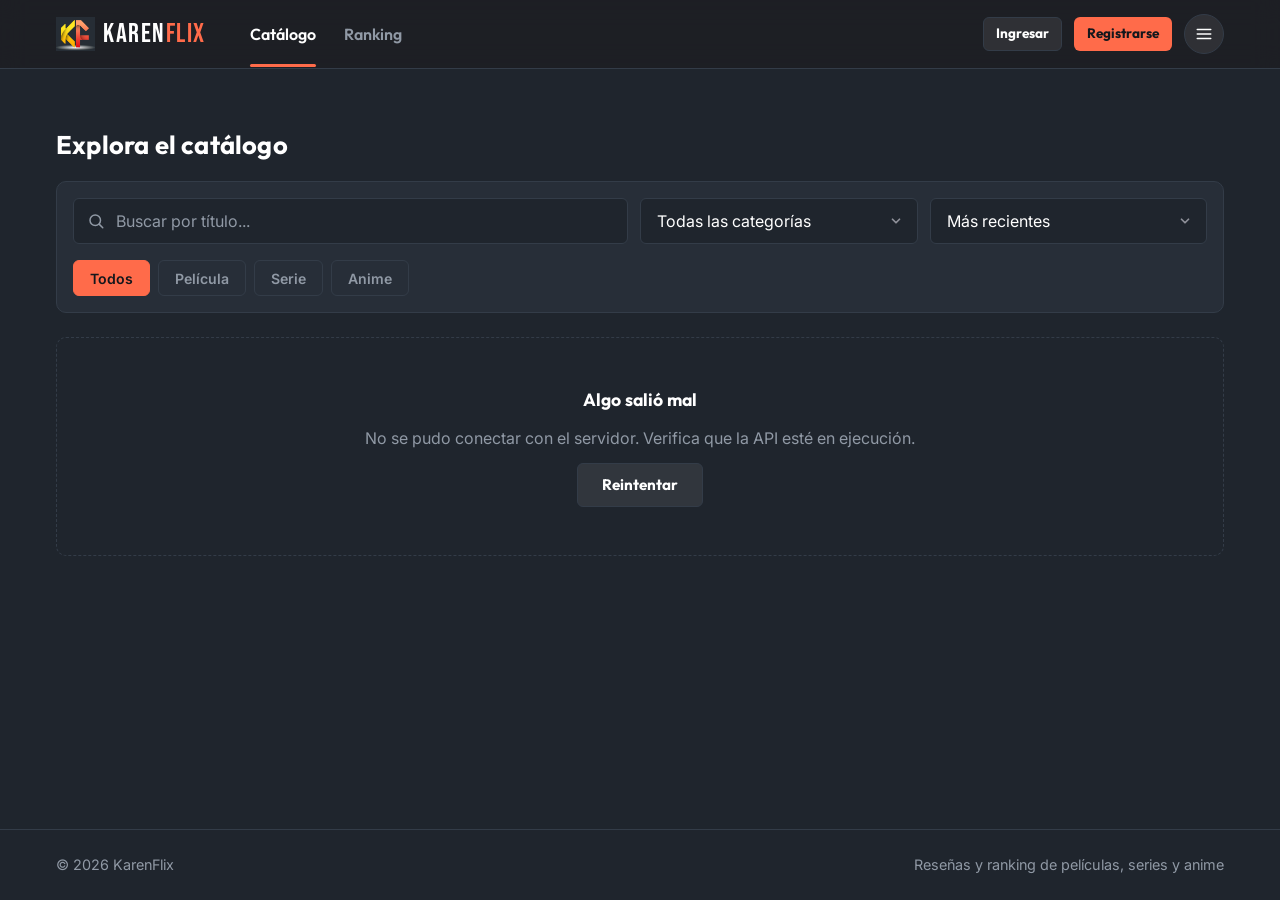
<file: index.html>
<!DOCTYPE html>
<html lang="es">
<head>
  <meta charset="UTF-8">
  <meta name="viewport" content="width=device-width, initial-scale=1">
  <meta name="theme-color" content="#1F252D">
  <meta name="description" content="KarenFlix: reseñas y ranking de películas, series y anime.">
  <title>Catálogo · KarenFlix</title>
  <link rel="icon" href="assets/logo.png" type="image/png">
  <link rel="preconnect" href="https://fonts.googleapis.com">
  <link rel="preconnect" href="https://fonts.gstatic.com" crossorigin>
  <link rel="stylesheet" href="https://fonts.googleapis.com/css2?family=Bebas+Neue&family=Inter:wght@400;500;600;700&family=Outfit:wght@500;700;800&display=swap">
  <link rel="stylesheet" href="css/tokens.css">
  <link rel="stylesheet" href="css/base.css">
  <link rel="stylesheet" href="css/layout.css">
  <link rel="stylesheet" href="css/components.css">
  <link rel="stylesheet" href="css/pages.css">
</head>
<body>
  <div id="site-header"></div>
  <main><div class="container" id="app"></div></main>
  <div id="site-footer"></div>
  <script type="module" src="js/pages/home.js"></script>
</body>
</html>
</file>
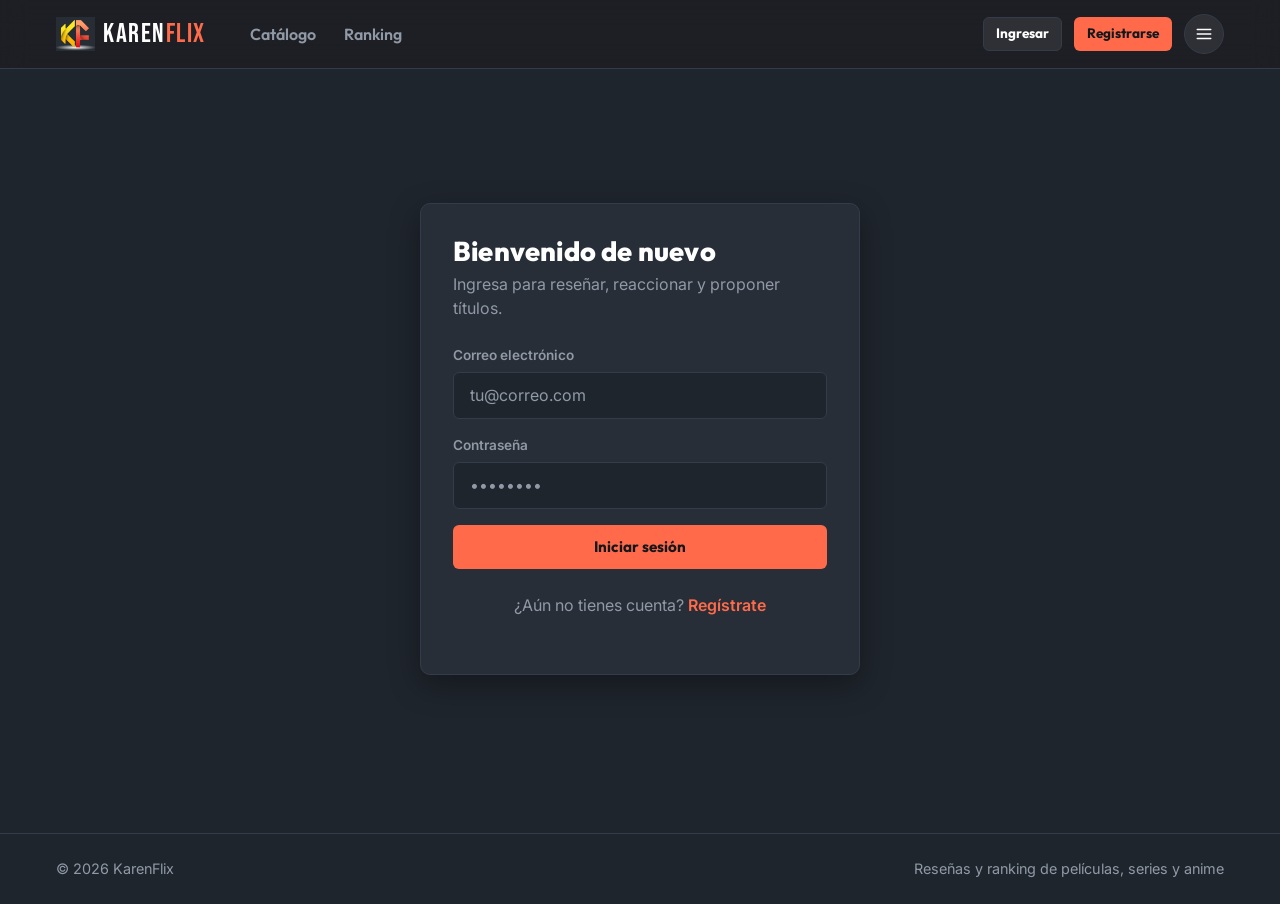
<file: admin.html>
<!DOCTYPE html>
<html lang="es">
<head>
  <meta charset="UTF-8">
  <meta name="viewport" content="width=device-width, initial-scale=1">
  <meta name="theme-color" content="#1F252D">
  <meta name="description" content="KarenFlix: reseñas y ranking de películas, series y anime.">
  <title>Panel de administración · KarenFlix</title>
  <link rel="icon" href="assets/logo.png" type="image/png">
  <link rel="preconnect" href="https://fonts.googleapis.com">
  <link rel="preconnect" href="https://fonts.gstatic.com" crossorigin>
  <link rel="stylesheet" href="https://fonts.googleapis.com/css2?family=Bebas+Neue&family=Inter:wght@400;500;600;700&family=Outfit:wght@500;700;800&display=swap">
  <link rel="stylesheet" href="css/tokens.css">
  <link rel="stylesheet" href="css/base.css">
  <link rel="stylesheet" href="css/layout.css">
  <link rel="stylesheet" href="css/components.css">
  <link rel="stylesheet" href="css/pages.css">
</head>
<body>
  <div id="site-header"></div>
  <main><div class="container" id="app"></div></main>
  <div id="site-footer"></div>
  <script type="module" src="js/pages/admin.js"></script>
</body>
</html>
</file>
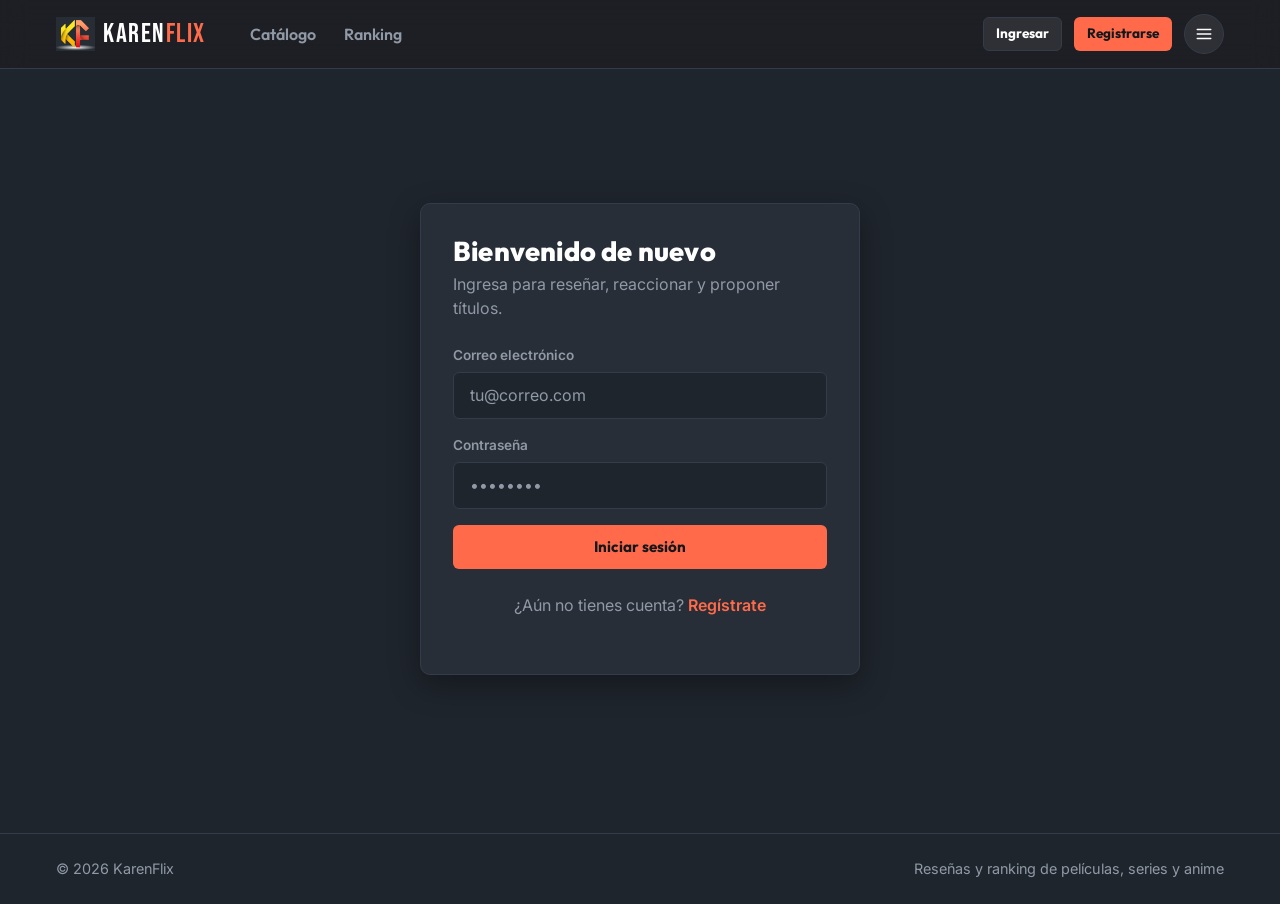
<file: login.html>
<!DOCTYPE html>
<html lang="es">
<head>
  <meta charset="UTF-8">
  <meta name="viewport" content="width=device-width, initial-scale=1">
  <meta name="theme-color" content="#1F252D">
  <meta name="description" content="KarenFlix: reseñas y ranking de películas, series y anime.">
  <title>Iniciar sesión · KarenFlix</title>
  <link rel="icon" href="assets/logo.png" type="image/png">
  <link rel="preconnect" href="https://fonts.googleapis.com">
  <link rel="preconnect" href="https://fonts.gstatic.com" crossorigin>
  <link rel="stylesheet" href="https://fonts.googleapis.com/css2?family=Bebas+Neue&family=Inter:wght@400;500;600;700&family=Outfit:wght@500;700;800&display=swap">
  <link rel="stylesheet" href="css/tokens.css">
  <link rel="stylesheet" href="css/base.css">
  <link rel="stylesheet" href="css/layout.css">
  <link rel="stylesheet" href="css/components.css">
  <link rel="stylesheet" href="css/pages.css">
</head>
<body>
  <div id="site-header"></div>
  <main><div class="container" id="app"></div></main>
  <div id="site-footer"></div>
  <script type="module" src="js/pages/login.js"></script>
</body>
</html>
</file>
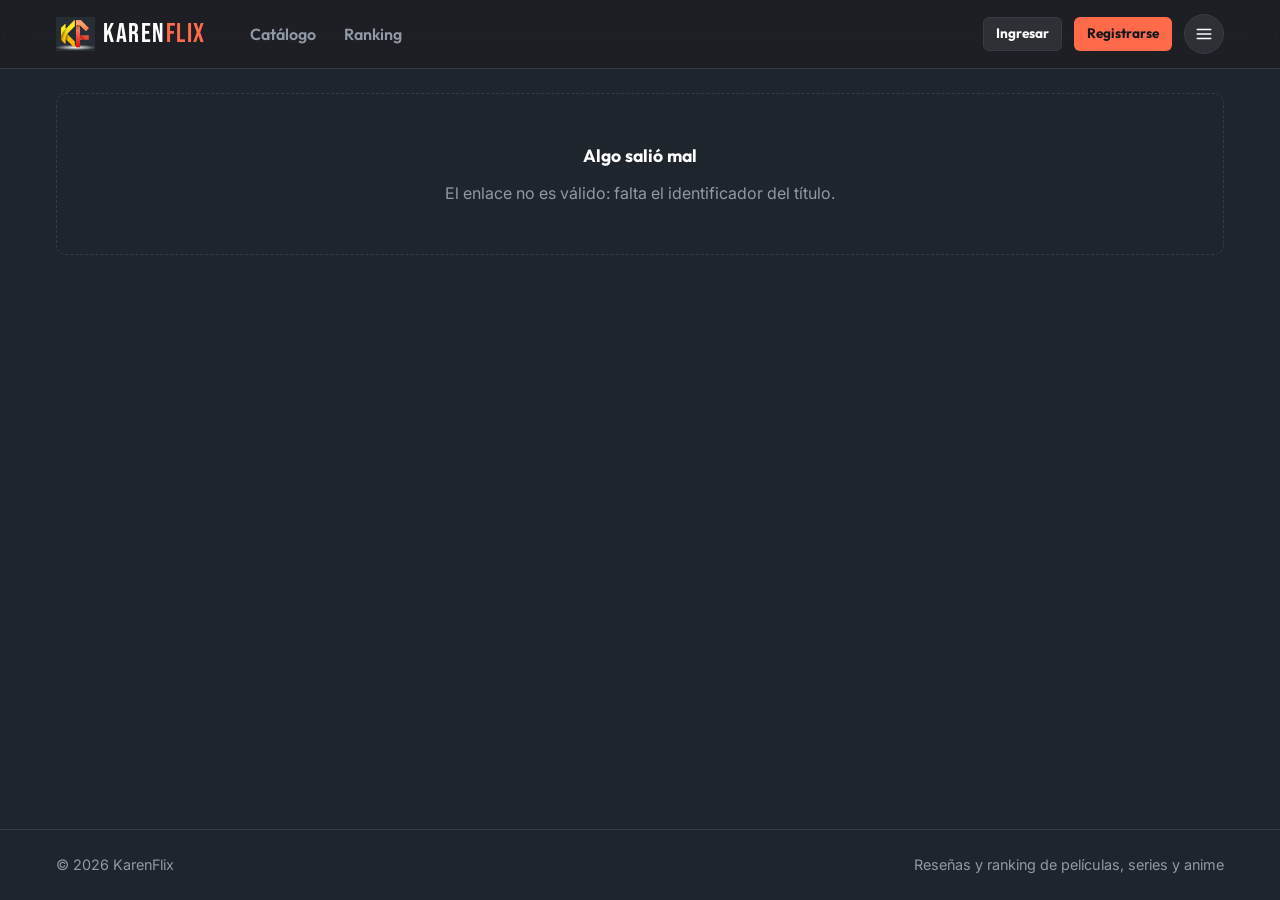
<file: pelicula.html>
<!DOCTYPE html>
<html lang="es">
<head>
  <meta charset="UTF-8">
  <meta name="viewport" content="width=device-width, initial-scale=1">
  <meta name="theme-color" content="#1F252D">
  <meta name="description" content="KarenFlix: reseñas y ranking de películas, series y anime.">
  <title>Detalle · KarenFlix</title>
  <link rel="icon" href="assets/logo.png" type="image/png">
  <link rel="preconnect" href="https://fonts.googleapis.com">
  <link rel="preconnect" href="https://fonts.gstatic.com" crossorigin>
  <link rel="stylesheet" href="https://fonts.googleapis.com/css2?family=Bebas+Neue&family=Inter:wght@400;500;600;700&family=Outfit:wght@500;700;800&display=swap">
  <link rel="stylesheet" href="css/tokens.css">
  <link rel="stylesheet" href="css/base.css">
  <link rel="stylesheet" href="css/layout.css">
  <link rel="stylesheet" href="css/components.css">
  <link rel="stylesheet" href="css/pages.css">
</head>
<body>
  <div id="site-header"></div>
  <main><div class="container" id="app"></div></main>
  <div id="site-footer"></div>
  <script type="module" src="js/pages/detail.js"></script>
</body>
</html>
</file>
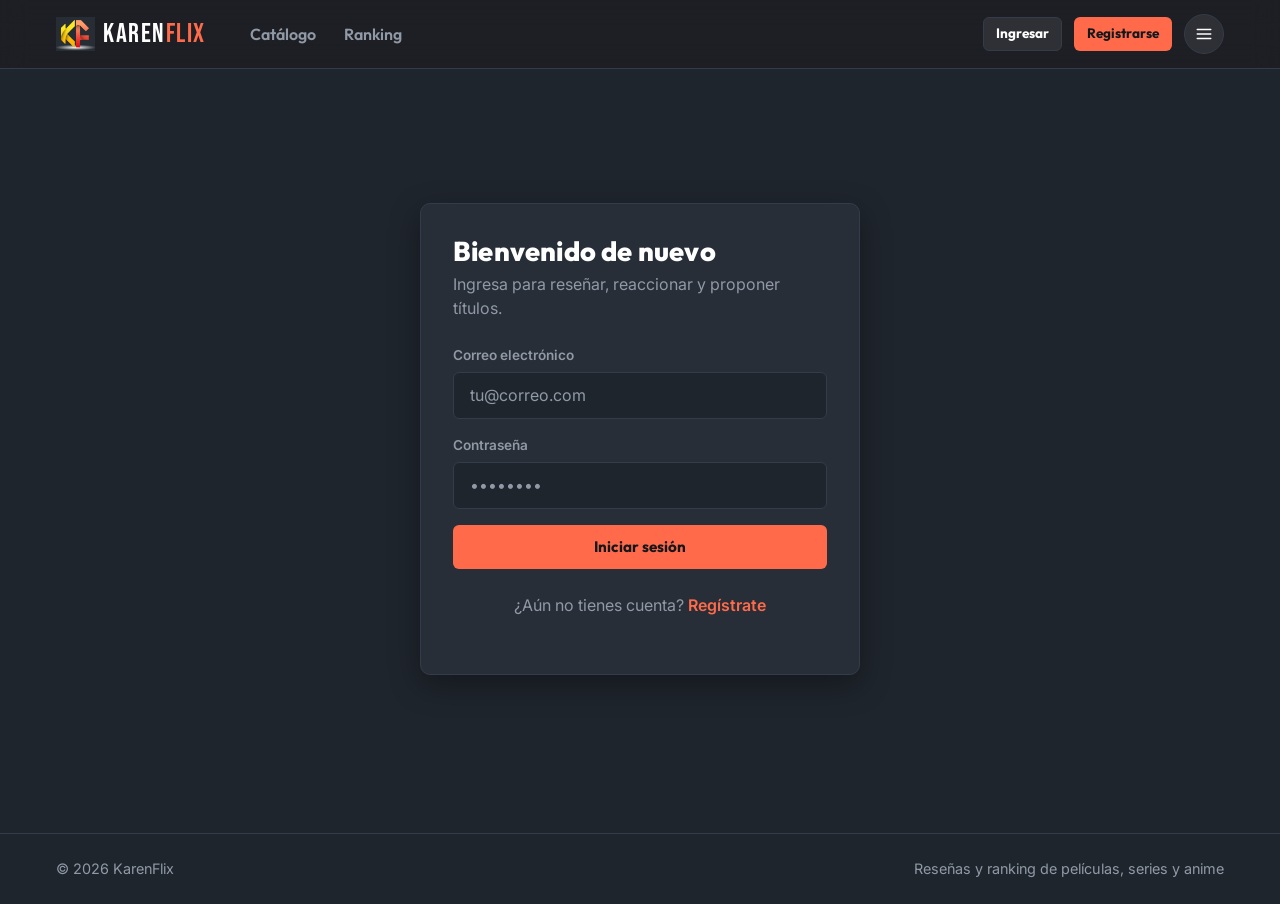
<file: perfil.html>
<!DOCTYPE html>
<html lang="es">
<head>
  <meta charset="UTF-8">
  <meta name="viewport" content="width=device-width, initial-scale=1">
  <meta name="theme-color" content="#1F252D">
  <meta name="description" content="KarenFlix: reseñas y ranking de películas, series y anime.">
  <title>Mi actividad · KarenFlix</title>
  <link rel="icon" href="assets/logo.png" type="image/png">
  <link rel="preconnect" href="https://fonts.googleapis.com">
  <link rel="preconnect" href="https://fonts.gstatic.com" crossorigin>
  <link rel="stylesheet" href="https://fonts.googleapis.com/css2?family=Bebas+Neue&family=Inter:wght@400;500;600;700&family=Outfit:wght@500;700;800&display=swap">
  <link rel="stylesheet" href="css/tokens.css">
  <link rel="stylesheet" href="css/base.css">
  <link rel="stylesheet" href="css/layout.css">
  <link rel="stylesheet" href="css/components.css">
  <link rel="stylesheet" href="css/pages.css">
</head>
<body>
  <div id="site-header"></div>
  <main><div class="container" id="app"></div></main>
  <div id="site-footer"></div>
  <script type="module" src="js/pages/profile.js"></script>
</body>
</html>
</file>
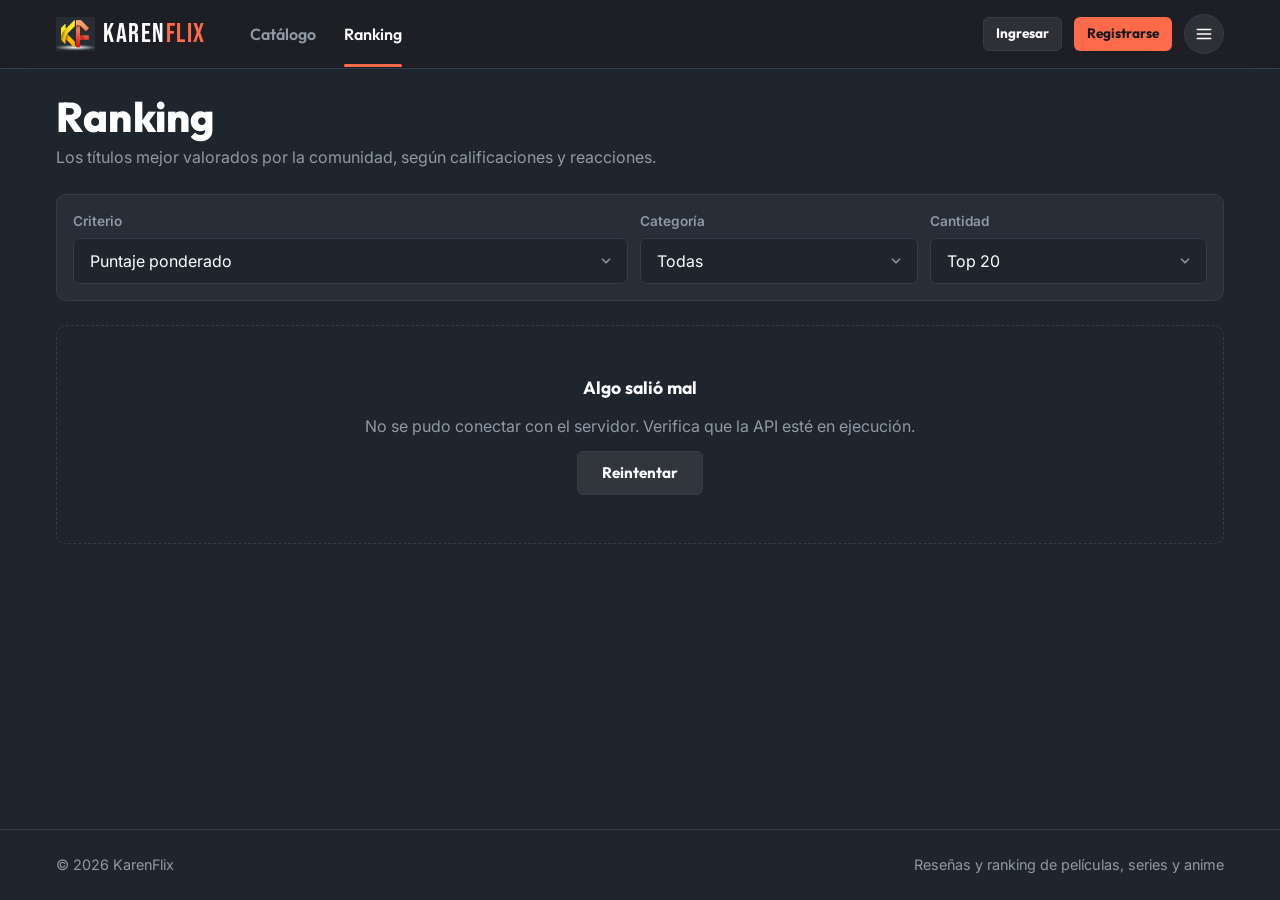
<file: ranking.html>
<!DOCTYPE html>
<html lang="es">
<head>
  <meta charset="UTF-8">
  <meta name="viewport" content="width=device-width, initial-scale=1">
  <meta name="theme-color" content="#1F252D">
  <meta name="description" content="KarenFlix: reseñas y ranking de películas, series y anime.">
  <title>Ranking · KarenFlix</title>
  <link rel="icon" href="assets/logo.png" type="image/png">
  <link rel="preconnect" href="https://fonts.googleapis.com">
  <link rel="preconnect" href="https://fonts.gstatic.com" crossorigin>
  <link rel="stylesheet" href="https://fonts.googleapis.com/css2?family=Bebas+Neue&family=Inter:wght@400;500;600;700&family=Outfit:wght@500;700;800&display=swap">
  <link rel="stylesheet" href="css/tokens.css">
  <link rel="stylesheet" href="css/base.css">
  <link rel="stylesheet" href="css/layout.css">
  <link rel="stylesheet" href="css/components.css">
  <link rel="stylesheet" href="css/pages.css">
</head>
<body>
  <div id="site-header"></div>
  <main><div class="container" id="app"></div></main>
  <div id="site-footer"></div>
  <script type="module" src="js/pages/ranking.js"></script>
</body>
</html>
</file>
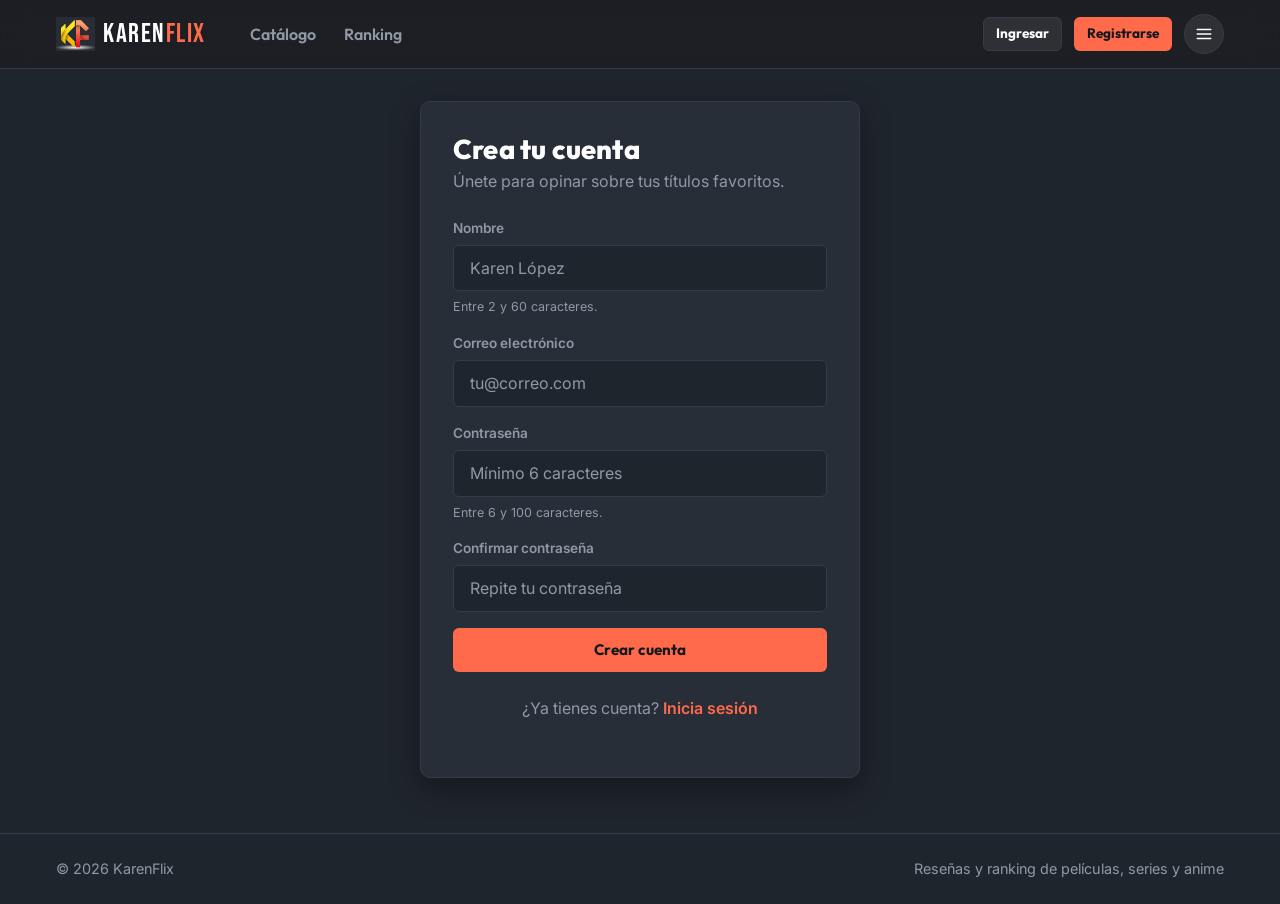
<file: register.html>
<!DOCTYPE html>
<html lang="es">
<head>
  <meta charset="UTF-8">
  <meta name="viewport" content="width=device-width, initial-scale=1">
  <meta name="theme-color" content="#1F252D">
  <meta name="description" content="KarenFlix: reseñas y ranking de películas, series y anime.">
  <title>Crear cuenta · KarenFlix</title>
  <link rel="icon" href="assets/logo.png" type="image/png">
  <link rel="preconnect" href="https://fonts.googleapis.com">
  <link rel="preconnect" href="https://fonts.gstatic.com" crossorigin>
  <link rel="stylesheet" href="https://fonts.googleapis.com/css2?family=Bebas+Neue&family=Inter:wght@400;500;600;700&family=Outfit:wght@500;700;800&display=swap">
  <link rel="stylesheet" href="css/tokens.css">
  <link rel="stylesheet" href="css/base.css">
  <link rel="stylesheet" href="css/layout.css">
  <link rel="stylesheet" href="css/components.css">
  <link rel="stylesheet" href="css/pages.css">
</head>
<body>
  <div id="site-header"></div>
  <main><div class="container" id="app"></div></main>
  <div id="site-footer"></div>
  <script type="module" src="js/pages/register.js"></script>
</body>
</html>
</file>
<file: css/tokens.css>
/* Design tokens — palette taken from the KarenFlix logo (slate background, yellow→amber "K", coral→red "F").
   Token names are kept for compatibility: purple = red, blue = amber, cyan = yellow. */
:root {
  /* Backgrounds */
  --bg-primary: #1F252D;
  --bg-sidebar: #272E38;
  --bg-card-overlay: rgba(31, 37, 45, 0.6);

  /* Accents */
  --accent-orange: #FF6B4A;
  --accent-purple: #F03A2E;
  --accent-blue: #FFB400;
  --accent-cyan: #FFE41F;

  /* Text */
  --text-main: #FFFFFF;
  --text-muted: #9099A5;
  --text-dark: #14171C;

  /* Special */
  --glass-bg: rgba(255, 255, 255, 0.08);
  --border-color: #333C48;

  /* Derived (built only from the palette above) */
  --accent-orange-hover: #FF8566;
  --accent-orange-soft: rgba(255, 107, 74, 0.15);
  --accent-purple-soft: rgba(240, 58, 46, 0.20);
  --accent-blue-soft: rgba(255, 180, 0, 0.16);
  --accent-cyan-soft: rgba(255, 228, 31, 0.14);
  --focus-ring: 0 0 0 3px rgba(255, 180, 0, 0.45);

  /* Typography */
  --font-body: "Inter", system-ui, -apple-system, "Segoe UI", Roboto, Arial, sans-serif;
  --font-heading: "Outfit", "Inter", system-ui, sans-serif;
  --font-display: "Bebas Neue", "Outfit", Impact, sans-serif;

  /* Radius, spacing, motion */
  /* Deliberately squarer corners: cards and buttons read as rectangles, not ovals */
  --radius-sm: 4px;
  --radius-md: 6px;
  --radius-lg: 10px;
  --radius-pill: 6px;
  --space-1: 4px;
  --space-2: 8px;
  --space-3: 12px;
  --space-4: 16px;
  --space-5: 24px;
  --space-6: 32px;
  --space-7: 48px;
  --shadow-card: 0 10px 30px rgba(0, 0, 0, 0.35);
  --transition: 180ms ease;
  --nav-height: 68px;
  --container: 1200px;
}
</file>
<file: css/base.css>
*, *::before, *::after { box-sizing: border-box; }
html { -webkit-text-size-adjust: 100%; scroll-behavior: smooth; }
body {
  margin: 0;
  min-height: 100vh;
  display: flex;
  flex-direction: column;
  background: var(--bg-primary);
  color: var(--text-main);
  font-family: var(--font-body);
  font-size: 16px;
  line-height: 1.55;
}
img { max-width: 100%; display: block; }
a { color: inherit; text-decoration: none; }
button, input, select, textarea { font: inherit; color: inherit; }
button { cursor: pointer; }
h1, h2, h3, h4, p { margin: 0; }
h1, h2, h3, h4 { font-family: var(--font-heading); letter-spacing: 0.2px; }
h1 { font-weight: 800; }
h2, h3 { font-weight: 700; }
h1 { font-size: clamp(1.7rem, 4vw, 2.6rem); line-height: 1.15; }
h2 { font-size: clamp(1.25rem, 2.6vw, 1.6rem); }
h3 { font-size: 1.1rem; }
ul { margin: 0; padding: 0; list-style: none; }
:focus-visible { outline: none; box-shadow: var(--focus-ring); border-radius: var(--radius-sm); }
::selection { background: var(--accent-purple); color: var(--text-main); }

.sr-only {
  position: absolute; width: 1px; height: 1px; padding: 0; margin: -1px;
  overflow: hidden; clip: rect(0, 0, 0, 0); white-space: nowrap; border: 0;
}
.muted { color: var(--text-muted); }
.hidden { display: none !important; }

/* Scrollbar */
* { scrollbar-width: thin; scrollbar-color: var(--border-color) transparent; }

@media (prefers-reduced-motion: reduce) {
  *, *::before, *::after { animation-duration: 0.01ms !important; transition-duration: 0.01ms !important; scroll-behavior: auto !important; }
}
</file>
<file: css/layout.css>
.container { width: 100%; max-width: var(--container); margin: 0 auto; padding: 0 var(--space-4); }
main { flex: 1; padding: var(--space-5) 0 var(--space-7); }
.page-head { display: flex; flex-wrap: wrap; align-items: end; justify-content: space-between; gap: var(--space-4); margin-bottom: var(--space-5); }
.page-head p { color: var(--text-muted); margin-top: var(--space-1); }
.section { margin-top: var(--space-6); }
.section-head { display: flex; align-items: center; justify-content: space-between; gap: var(--space-3); margin-bottom: var(--space-4); }

/* Navbar */
.navbar { position: sticky; top: 0; z-index: 50; background: rgba(30, 31, 36, 0.92); backdrop-filter: blur(12px); border-bottom: 1px solid var(--border-color); }
.navbar-inner { display: flex; align-items: center; gap: var(--space-4); height: var(--nav-height); }
.brand { font-family: var(--font-display); font-weight: 400; font-size: 1.7rem; letter-spacing: 1.5px; display: flex; align-items: center; gap: var(--space-2); }
.brand-logo { height: 34px; width: auto; object-fit: contain; }
.brand span em { font-style: normal; color: var(--accent-orange); }
.nav-links { display: flex; align-items: center; gap: var(--space-1); margin-left: var(--space-4); }
.nav-link { font-family: var(--font-heading); position: relative; padding: var(--space-2) var(--space-3); color: var(--text-muted); font-weight: 600; border-radius: var(--radius-sm); transition: color var(--transition), background var(--transition); }
.nav-link:hover { color: var(--text-main); background: var(--glass-bg); }
.nav-link.active { color: var(--text-main); }
.nav-link.active::after { content: ""; position: absolute; left: var(--space-3); right: var(--space-3); bottom: -13px; height: 3px; border-radius: 3px; background: var(--accent-orange); }
.nav-actions { display: flex; align-items: center; gap: var(--space-3); margin-left: auto; }
.nav-toggle { display: none; }
.user-chip { display: flex; align-items: center; gap: var(--space-2); padding: 4px 12px 4px 4px; background: var(--glass-bg); border-radius: var(--radius-pill); }
.avatar { display: grid; place-items: center; width: 32px; height: 32px; border-radius: 50%; background: var(--accent-purple); font-weight: 700; font-size: 0.9rem; text-transform: uppercase; }
.user-chip small { display: block; color: var(--text-muted); line-height: 1; font-size: 0.7rem; }
.user-chip strong { display: block; line-height: 1.2; font-size: 0.9rem; max-width: 120px; overflow: hidden; text-overflow: ellipsis; white-space: nowrap; }

/* Footer */
.footer { border-top: 1px solid var(--border-color); padding: var(--space-5) 0; color: var(--text-muted); font-size: 0.9rem; }
.footer .container { display: flex; flex-wrap: wrap; justify-content: space-between; gap: var(--space-3); }

/* Grids */
.grid-cards { display: grid; grid-template-columns: repeat(auto-fill, minmax(210px, 1fr)); gap: var(--space-5); }
.grid-stats { display: grid; grid-template-columns: repeat(auto-fit, minmax(170px, 1fr)); gap: var(--space-4); }
.two-col { display: grid; grid-template-columns: minmax(0, 1fr) 340px; gap: var(--space-5); align-items: start; }

/* Auth layout */
.auth-wrap { display: grid; place-items: center; min-height: calc(100vh - var(--nav-height) - 140px); }
.auth-card { width: 100%; max-width: 440px; background: var(--bg-sidebar); border: 1px solid var(--border-color); border-radius: var(--radius-lg); padding: var(--space-6); box-shadow: var(--shadow-card); }
.auth-card h1 { font-size: 1.7rem; margin-bottom: var(--space-1); }
.auth-card > p { color: var(--text-muted); margin-bottom: var(--space-5); }
.auth-alt { margin-top: var(--space-5); text-align: center; color: var(--text-muted); }
.auth-alt a { color: var(--accent-orange); font-weight: 600; }

@media (max-width: 900px) {
  .two-col { grid-template-columns: 1fr; }
  .nav-toggle { display: inline-grid; }
  .nav-links {
    position: absolute; top: var(--nav-height); left: 0; right: 0; margin: 0;
    flex-direction: column; align-items: stretch; padding: var(--space-3) var(--space-4) var(--space-4);
    background: var(--bg-sidebar); border-bottom: 1px solid var(--border-color);
    display: none;
  }
  .navbar.open .nav-links { display: flex; }
  .nav-link.active::after { display: none; }
  .nav-link.active { background: var(--accent-orange-soft); color: var(--accent-orange); }
  .user-chip div { display: none; }
  .user-chip { padding: 4px; }
}
@media (max-width: 560px) {
  main { padding-top: var(--space-4); }
  .grid-cards { grid-template-columns: repeat(2, minmax(0, 1fr)); gap: var(--space-3); }
  .auth-card { padding: var(--space-5) var(--space-4); }
  .nav-actions .btn-text-hide { display: none; }
}

@media (max-width: 560px) {
  .navbar-inner { gap: var(--space-2); }
  .brand { font-size: 1.4rem; }
  .nav-actions { gap: 6px; }
  .nav-actions .btn-sm { padding: 0 10px; }
}
@media (max-width: 420px) {
  .brand-logo { height: 28px; }
}
</file>
<file: css/components.css>
/* Buttons */
.btn { font-family: var(--font-heading); display: inline-flex; align-items: center; justify-content: center; gap: var(--space-2); min-height: 44px; padding: 0 var(--space-5); border: 1px solid transparent; border-radius: var(--radius-pill); font-weight: 700; font-size: 0.95rem; white-space: nowrap; transition: transform var(--transition), background var(--transition), border-color var(--transition), opacity var(--transition); }
.btn:hover:not(:disabled) { transform: translateY(-1px); }
.btn:active:not(:disabled) { transform: translateY(0); }
.btn:disabled { opacity: 0.55; cursor: not-allowed; }
.btn-primary { background: var(--accent-orange); color: var(--text-dark); }
.btn-primary:hover:not(:disabled) { background: var(--accent-orange-hover); }
.btn-secondary { background: var(--accent-blue); color: var(--text-dark); }
.btn-secondary:hover:not(:disabled) { filter: brightness(1.1); }
.btn-ghost { background: var(--glass-bg); color: var(--text-main); border-color: var(--border-color); }
.btn-ghost:hover:not(:disabled) { background: rgba(255, 255, 255, 0.14); }
.btn-danger { background: transparent; color: var(--accent-orange); border-color: var(--accent-orange); }
.btn-danger:hover:not(:disabled) { background: var(--accent-orange-soft); }
.btn-sm { min-height: 34px; padding: 0 var(--space-3); font-size: 0.85rem; }
.btn-block { width: 100%; }
.icon-btn { display: inline-grid; place-items: center; width: 40px; height: 40px; border: 1px solid var(--border-color); border-radius: 50%; background: var(--glass-bg); transition: background var(--transition); }
.icon-btn:hover { background: rgba(255, 255, 255, 0.14); }
.btn .spinner { width: 16px; height: 16px; }

/* Forms */
.form { display: grid; gap: var(--space-4); }
.field { display: grid; gap: 6px; }
.field label { font-size: 0.85rem; font-weight: 600; color: var(--text-muted); }
.field .hint { font-size: 0.78rem; color: var(--text-muted); }
.input, .select, .textarea { width: 100%; min-height: 44px; padding: 10px var(--space-4); background: var(--bg-primary); border: 1px solid var(--border-color); border-radius: var(--radius-md); transition: border-color var(--transition), box-shadow var(--transition); }
.textarea { min-height: 110px; resize: vertical; }
.input::placeholder, .textarea::placeholder { color: var(--text-muted); }
.input:hover, .select:hover, .textarea:hover { border-color: #4B5563; }
.input:focus, .select:focus, .textarea:focus { outline: none; border-color: var(--accent-blue); box-shadow: var(--focus-ring); }
.select { appearance: none; padding-right: 38px; background-image: url("data:image/svg+xml,%3Csvg xmlns='http://www.w3.org/2000/svg' width='14' height='14' viewBox='0 0 24 24' fill='none' stroke='%238E9099' stroke-width='3' stroke-linecap='round' stroke-linejoin='round'%3E%3Cpolyline points='6 9 12 15 18 9'/%3E%3C/svg%3E"); background-repeat: no-repeat; background-position: right 14px center; }
.select option { background: var(--bg-sidebar); }
.field.invalid .input, .field.invalid .select, .field.invalid .textarea { border-color: var(--accent-orange); }
.field-error { color: var(--accent-orange); font-size: 0.8rem; min-height: 0; }
.form-error { padding: var(--space-3) var(--space-4); border-radius: var(--radius-md); background: var(--accent-orange-soft); border: 1px solid var(--accent-orange); color: var(--text-main); font-size: 0.9rem; }
.form-actions { display: flex; flex-wrap: wrap; gap: var(--space-3); justify-content: flex-end; }
.search { position: relative; }
.search svg { position: absolute; left: 14px; top: 50%; transform: translateY(-50%); color: var(--text-muted); pointer-events: none; }
.search .input { padding-left: 42px; border-radius: var(--radius-pill); }

/* Chips / tags / badges */
.chips { display: flex; flex-wrap: wrap; gap: var(--space-2); }
.chip { min-height: 36px; padding: 0 var(--space-4); border: 1px solid var(--border-color); border-radius: var(--radius-pill); background: transparent; color: var(--text-muted); font-weight: 600; font-size: 0.88rem; transition: all var(--transition); }
.chip:hover { color: var(--text-main); background: var(--glass-bg); }
.chip[aria-pressed="true"] { background: var(--accent-orange); border-color: var(--accent-orange); color: var(--text-dark); }
.tag { display: inline-block; padding: 3px 10px; border-radius: var(--radius-pill); font-size: 0.72rem; font-weight: 700; letter-spacing: 0.3px; text-transform: uppercase; }
.tag-purple { background: var(--accent-purple-soft); color: #FF8A84; }
.tag-cyan { background: var(--accent-cyan-soft); color: var(--accent-cyan); }
.tag-blue { background: var(--accent-blue-soft); color: var(--accent-blue); }
.tag-orange { background: var(--accent-orange-soft); color: var(--accent-orange); }
.tag-muted { background: var(--glass-bg); color: var(--text-muted); }

/* Rating */
.rating { display: inline-flex; align-items: center; gap: 4px; font-weight: 700; }
.rating svg { color: var(--c1, var(--accent-orange)); }
.rating small { color: var(--text-muted); font-weight: 500; }

/* Movie card — accent colors (--c1/--c2) are set per title by js/core/accent.js */
.card-movie { --c1: var(--accent-purple); --c2: var(--accent-blue); position: relative; display: block; border-radius: var(--radius-md); overflow: hidden; background: var(--bg-sidebar); border: 1px solid var(--border-color); transition: transform var(--transition), border-color var(--transition), box-shadow var(--transition); }
.card-movie::before { content: ""; position: absolute; z-index: 2; top: 0; left: 0; right: 0; height: 4px; background: linear-gradient(90deg, var(--c1), var(--c2)); }
.card-movie:hover, .card-movie:focus-visible { transform: translateY(-6px); border-color: var(--c1); box-shadow: 0 14px 34px color-mix(in srgb, var(--c1) 38%, transparent); }
.poster { --c1: var(--accent-purple); --c2: var(--accent-blue); position: relative; aspect-ratio: 2 / 3; background: linear-gradient(150deg, var(--c1) 0%, var(--c2) 55%, var(--bg-sidebar) 115%); background-size: 160% 160%; overflow: hidden; transition: background-position 600ms ease; }
.card-movie:hover .poster { background-position: 100% 100%; }
.poster img { width: 100%; height: 100%; object-fit: cover; transition: transform 400ms ease; }
.card-movie:hover .poster img { transform: scale(1.06); }
.poster-fallback { position: absolute; inset: 0; display: grid; place-items: center; padding: var(--space-4); text-align: center; font-family: var(--font-display); font-size: 2rem; line-height: 1; letter-spacing: 1px; text-transform: uppercase; color: rgba(255, 255, 255, 0.92); text-shadow: 0 2px 12px rgba(0, 0, 0, 0.35); }
.poster .tag { position: absolute; top: var(--space-3); left: var(--space-3); background: var(--bg-card-overlay); color: var(--text-main); backdrop-filter: blur(6px); border-left: 3px solid var(--c1); }
.poster .rank-badge { position: absolute; top: var(--space-3); right: var(--space-3); display: grid; place-items: center; min-width: 34px; height: 30px; padding: 0 8px; border-radius: var(--radius-sm); background: var(--c1); color: var(--text-dark); font-family: var(--font-display); font-size: 1.15rem; letter-spacing: 0.5px; }
.card-body { position: absolute; left: 0; right: 0; bottom: 0; padding: 48px var(--space-3) var(--space-3); background: linear-gradient(to top, var(--bg-primary) 20%, var(--bg-card-overlay) 80%, transparent); }
.card-body h3 { font-size: 1.02rem; line-height: 1.2; font-weight: 700; display: -webkit-box; -webkit-line-clamp: 2; -webkit-box-orient: vertical; overflow: hidden; transition: color var(--transition); }
.card-movie:hover .card-body h3 { color: color-mix(in srgb, var(--c1) 55%, white); }
.card-meta { display: flex; justify-content: space-between; align-items: center; margin-top: 6px; font-size: 0.8rem; color: var(--text-muted); }
.card-meta .rating svg { color: var(--c1); }

/* Carousel */
.carousel { position: relative; overflow: hidden; border-radius: var(--radius-lg); border: 1px solid var(--border-color); background: var(--bg-sidebar); }
.carousel:focus-visible { box-shadow: var(--focus-ring); }
.carousel-track { display: flex; transition: transform 650ms cubic-bezier(0.65, 0, 0.35, 1); touch-action: pan-y; }
.carousel-slide { --c1: var(--accent-purple); --c2: var(--accent-blue); position: relative; flex: 0 0 100%; min-width: 0; display: grid; grid-template-columns: minmax(0, 1.4fr) minmax(0, 1fr); align-items: center; gap: var(--space-6); min-height: 460px; padding: var(--space-7) var(--space-7) 88px; overflow: hidden; background: radial-gradient(circle at 90% 10%, color-mix(in srgb, var(--c1) 45%, transparent), transparent 55%), radial-gradient(circle at 5% 100%, color-mix(in srgb, var(--c2) 35%, transparent), transparent 55%), var(--bg-sidebar); }
.slide-bg { position: absolute; inset: -20px; background-size: cover; background-position: center; filter: blur(28px) saturate(1.3); opacity: 0.28; transform: scale(1.1); }
.slide-copy { position: relative; display: grid; gap: var(--space-4); justify-items: start; }
.slide-tag { background: var(--c1); color: var(--text-dark); }
.slide-title { font-family: var(--font-display); font-weight: 400; font-size: clamp(2.6rem, 7vw, 5rem); line-height: 0.95; letter-spacing: 1.5px; text-transform: uppercase; text-shadow: 0 4px 24px rgba(0, 0, 0, 0.35); overflow-wrap: anywhere; }
.slide-desc { color: #d6d7dc; max-width: 54ch; display: -webkit-box; -webkit-line-clamp: 3; -webkit-box-orient: vertical; overflow: hidden; }
.carousel .meta-row { color: #d6d7dc; }
.carousel .btn-primary { background: var(--c1); }
.slide-art { position: relative; justify-self: center; width: min(260px, 100%); border-radius: var(--radius-md); overflow: hidden; box-shadow: 0 24px 50px rgba(0, 0, 0, 0.5), 0 0 0 1px var(--glass-bg); transform: perspective(900px) rotateY(-8deg) rotate(1.5deg); transition: transform 400ms ease; }
.slide-art:hover { transform: perspective(900px) rotateY(0) rotate(0); }
.carousel-controls { position: absolute; left: var(--space-7); right: var(--space-7); bottom: var(--space-4); z-index: 3; display: flex; align-items: center; gap: var(--space-3); }
.carousel-dots { display: flex; gap: var(--space-2); flex: 1; }
.carousel-dot { width: 26px; height: 6px; padding: 0; border: 0; border-radius: 2px; background: var(--glass-bg); transition: background var(--transition), width var(--transition); }
.carousel-dot:hover { background: rgba(255, 255, 255, 0.3); }
.carousel-dot[aria-current="true"] { width: 44px; background: var(--text-main); }
.carousel-progress { position: absolute; left: 0; bottom: 0; height: 4px; width: 0; background: var(--accent-orange); }
.carousel-progress.run { animation: carousel-progress var(--slide-ms, 6500ms) linear forwards; }
@keyframes carousel-progress { to { width: 100%; } }
.carousel-skeleton { min-height: 460px; }

/* Surface / panel */
.panel { background: var(--bg-sidebar); border: 1px solid var(--border-color); border-radius: var(--radius-lg); padding: var(--space-5); }
.panel-title { display: flex; align-items: center; justify-content: space-between; gap: var(--space-3); margin-bottom: var(--space-4); }
.stat { background: var(--bg-sidebar); border: 1px solid var(--border-color); border-radius: var(--radius-md); padding: var(--space-4) var(--space-5); }
.stat strong { display: block; font-family: var(--font-display); font-weight: 400; letter-spacing: 1px; font-size: 2.6rem; line-height: 1.1; }
.stat span { color: var(--text-muted); font-size: 0.85rem; }
.stat.accent-orange { border-left: 4px solid var(--accent-orange); }
.stat.accent-purple { border-left: 4px solid var(--accent-purple); }
.stat.accent-blue { border-left: 4px solid var(--accent-blue); }
.stat.accent-cyan { border-left: 4px solid var(--accent-cyan); }

/* Tabs */
.tabs { display: flex; gap: var(--space-1); padding: 4px; background: var(--bg-sidebar); border: 1px solid var(--border-color); border-radius: var(--radius-pill); overflow-x: auto; max-width: 100%; }
.tab { flex: none; min-height: 38px; padding: 0 var(--space-4); border: 0; border-radius: var(--radius-pill); background: transparent; color: var(--text-muted); font-weight: 600; transition: all var(--transition); }
.tab:hover { color: var(--text-main); }
.tab[aria-selected="true"] { background: var(--accent-orange); color: var(--text-dark); }

/* Tables */
.table-wrap { overflow-x: auto; border: 1px solid var(--border-color); border-radius: var(--radius-md); }
.table { width: 100%; border-collapse: collapse; min-width: 640px; }
.table th { text-align: left; padding: var(--space-3) var(--space-4); font-size: 0.75rem; text-transform: uppercase; letter-spacing: 0.5px; color: var(--text-muted); background: var(--bg-sidebar); }
.table td { padding: var(--space-3) var(--space-4); border-top: 1px solid var(--border-color); vertical-align: middle; }
.table tbody tr:hover { background: var(--glass-bg); }
.table .actions { display: flex; gap: var(--space-2); justify-content: flex-end; flex-wrap: wrap; }
.cell-title { display: flex; align-items: center; gap: var(--space-3); min-width: 0; }
.thumb { flex: none; width: 36px; height: 52px; border-radius: 6px; overflow: hidden; background: linear-gradient(160deg, var(--accent-purple), var(--bg-sidebar)); }
.thumb img { width: 100%; height: 100%; object-fit: cover; }

/* Reviews */
.review { padding: var(--space-4) 0; border-top: 1px solid var(--border-color); }
.review:first-child { border-top: 0; padding-top: 0; }
.review-head { display: flex; align-items: center; gap: var(--space-3); margin-bottom: var(--space-2); }
.review-head .grow { flex: 1; min-width: 0; }
.review-head strong { display: block; }
.review-head small { color: var(--text-muted); }
.review h4 { margin-bottom: 4px; }
.review p { color: #cfd0d6; white-space: pre-wrap; overflow-wrap: anywhere; }
.review-actions { display: flex; flex-wrap: wrap; align-items: center; gap: var(--space-2); margin-top: var(--space-3); }
.react-btn { display: inline-flex; align-items: center; gap: 6px; min-height: 34px; padding: 0 var(--space-3); border: 1px solid var(--border-color); border-radius: var(--radius-pill); background: transparent; color: var(--text-muted); font-weight: 600; font-size: 0.85rem; transition: all var(--transition); }
.react-btn:hover:not(:disabled) { color: var(--text-main); background: var(--glass-bg); }
.react-btn.like:hover:not(:disabled) { border-color: var(--accent-cyan); color: var(--accent-cyan); }
.react-btn.dislike:hover:not(:disabled) { border-color: var(--accent-orange); color: var(--accent-orange); }
.react-btn:disabled { opacity: 0.5; cursor: not-allowed; }
.score-pill { display: inline-grid; place-items: center; min-width: 44px; height: 30px; padding: 0 10px; border-radius: var(--radius-pill); background: var(--accent-orange-soft); color: var(--accent-orange); font-weight: 800; }

/* Shared tag/action rows (detail page, carousel) */
.hero-tags { display: flex; flex-wrap: wrap; align-items: center; gap: var(--space-2); }
.hero-actions { display: flex; flex-wrap: wrap; gap: var(--space-3); }

/* Detail */
.detail { display: grid; grid-template-columns: 280px minmax(0, 1fr); gap: var(--space-6); align-items: start; }
.detail .poster { border-radius: var(--radius-md); box-shadow: var(--shadow-card); }
.detail-info { display: grid; gap: var(--space-4); }
.detail-info p.desc { color: #cfd0d6; max-width: 70ch; }
.meta-row { display: flex; flex-wrap: wrap; align-items: center; gap: var(--space-4); color: var(--text-muted); }
.score-big { display: inline-flex; align-items: baseline; gap: 6px; font-family: var(--font-display); font-size: 2.8rem; font-weight: 400; letter-spacing: 1px; }
.score-big small { font-size: 0.95rem; color: var(--text-muted); font-weight: 500; }

/* Ranking list */
.rank-list { display: grid; gap: var(--space-3); }
.rank-row { display: grid; grid-template-columns: 52px 56px minmax(0, 1fr) auto; align-items: center; gap: var(--space-4); padding: var(--space-3) var(--space-4); background: var(--bg-sidebar); border: 1px solid var(--border-color); border-radius: var(--radius-md); transition: transform var(--transition), border-color var(--transition); }
.rank-row:hover { transform: translateX(4px); border-color: var(--accent-purple); }
.rank-pos { font-family: var(--font-display); font-size: 2.2rem; font-weight: 400; text-align: center; color: var(--text-muted); }
.rank-row:nth-child(1) .rank-pos { color: var(--accent-orange); }
.rank-row:nth-child(2) .rank-pos { color: var(--accent-blue); }
.rank-row:nth-child(3) .rank-pos { color: var(--accent-cyan); }
.rank-row .thumb { width: 56px; height: 80px; border-radius: 8px; }
.rank-info { min-width: 0; }
.rank-info h3 { overflow: hidden; text-overflow: ellipsis; white-space: nowrap; }
.rank-info .tags { display: flex; gap: var(--space-2); margin-top: 4px; flex-wrap: wrap; }

/* Timeline (history) */
.timeline { display: grid; gap: var(--space-3); }
.timeline-item { display: grid; grid-template-columns: 12px minmax(0, 1fr); gap: var(--space-3); }
.dot { width: 12px; height: 12px; margin-top: 6px; border-radius: 50%; }
.dot.registro { background: var(--accent-cyan); }
.dot.edicion { background: var(--accent-blue); }
.dot.eliminacion { background: var(--accent-orange); }
.timeline-item small { color: var(--text-muted); }

/* States */
.state { display: grid; justify-items: center; gap: var(--space-3); padding: var(--space-7) var(--space-4); text-align: center; color: var(--text-muted); border: 1px dashed var(--border-color); border-radius: var(--radius-lg); }
.state svg { color: var(--accent-purple); }
.state h3 { color: var(--text-main); }
.spinner { width: 28px; height: 28px; border: 3px solid var(--glass-bg); border-top-color: var(--accent-orange); border-radius: 50%; animation: spin 0.8s linear infinite; }
@keyframes spin { to { transform: rotate(360deg); } }
.skeleton { position: relative; overflow: hidden; background: var(--bg-sidebar); border-radius: var(--radius-md); }
.skeleton::after { content: ""; position: absolute; inset: 0; background: linear-gradient(100deg, transparent 20%, var(--glass-bg) 50%, transparent 80%); transform: translateX(-100%); animation: shimmer 1.4s infinite; }
@keyframes shimmer { to { transform: translateX(100%); } }
.skeleton.card { aspect-ratio: 2 / 3; }

/* Toasts */
.toasts { position: fixed; right: var(--space-4); bottom: var(--space-4); z-index: 200; display: grid; gap: var(--space-2); width: min(360px, calc(100vw - 32px)); }
.toast { display: flex; gap: var(--space-3); align-items: flex-start; padding: var(--space-3) var(--space-4); background: var(--bg-sidebar); border: 1px solid var(--border-color); border-left: 4px solid var(--accent-blue); border-radius: var(--radius-md); box-shadow: var(--shadow-card); animation: toast-in 220ms ease; }
.toast.success { border-left-color: var(--accent-cyan); }
.toast.error { border-left-color: var(--accent-orange); }
.toast p { flex: 1; font-size: 0.92rem; overflow-wrap: anywhere; }
@keyframes toast-in { from { opacity: 0; transform: translateY(12px); } }

/* Modal */
.modal-backdrop { position: fixed; inset: 0; z-index: 150; display: grid; place-items: center; padding: var(--space-4); background: rgba(16, 17, 20, 0.75); backdrop-filter: blur(4px); animation: fade-in 160ms ease; }
.modal { width: 100%; max-width: 520px; max-height: calc(100vh - 32px); overflow-y: auto; background: var(--bg-sidebar); border: 1px solid var(--border-color); border-radius: var(--radius-lg); padding: var(--space-5); box-shadow: var(--shadow-card); }
.modal-head { display: flex; align-items: center; justify-content: space-between; gap: var(--space-3); margin-bottom: var(--space-4); }
.modal p.lead { color: var(--text-muted); margin-bottom: var(--space-5); }
@keyframes fade-in { from { opacity: 0; } }

@media (max-width: 900px) {
  .carousel-slide { grid-template-columns: 1fr; min-height: 420px; padding: var(--space-6) var(--space-5) 84px; }
  .slide-art { display: none; }
  .carousel-controls { left: var(--space-5); right: var(--space-5); }
  .detail { grid-template-columns: 1fr; }
  .detail .poster { max-width: 260px; }
}
@media (max-width: 560px) {
  .rank-row { grid-template-columns: 36px 48px minmax(0, 1fr); }
  .rank-row .rating-col { grid-column: 3; }
  .rank-row .thumb { width: 48px; height: 70px; }
  .panel { padding: var(--space-4); }
  .toasts { right: 16px; left: 16px; width: auto; }
}
</file>
<file: css/pages.css>
/* Catalog filters */
.filters { display: grid; gap: var(--space-4); margin-bottom: var(--space-5); padding: var(--space-4); background: var(--bg-sidebar); border: 1px solid var(--border-color); border-radius: var(--radius-lg); }
.filters-row { display: grid; grid-template-columns: minmax(0, 2fr) repeat(2, minmax(0, 1fr)); gap: var(--space-3); }
.results-info { color: var(--text-muted); font-size: 0.9rem; margin-bottom: var(--space-3); }

/* Profile */
.profile-head { display: flex; flex-wrap: wrap; align-items: center; gap: var(--space-4); margin-bottom: var(--space-5); }
.profile-head .avatar { width: 64px; height: 64px; font-size: 1.6rem; }
.stack { display: grid; gap: var(--space-4); }
.list-item { display: flex; align-items: center; justify-content: space-between; gap: var(--space-3); padding: var(--space-3) 0; border-top: 1px solid var(--border-color); }
.list-item:first-child { border-top: 0; }
.list-item .grow { min-width: 0; flex: 1; }
.list-item strong { display: block; overflow: hidden; text-overflow: ellipsis; white-space: nowrap; }

/* Admin */
.admin-banner { display: flex; flex-wrap: wrap; align-items: center; justify-content: space-between; gap: var(--space-3); padding: var(--space-4) var(--space-5); margin-bottom: var(--space-5); border-radius: var(--radius-lg); background: linear-gradient(120deg, var(--accent-purple-soft), var(--accent-orange-soft)); border: 1px solid var(--border-color); }
.toolbar { display: flex; flex-wrap: wrap; align-items: center; justify-content: space-between; gap: var(--space-3); margin-bottom: var(--space-4); }
.bars { display: grid; gap: var(--space-3); }
.bar-row { display: grid; grid-template-columns: 110px 1fr 36px; align-items: center; gap: var(--space-3); font-size: 0.9rem; }
.bar-track { height: 10px; border-radius: var(--radius-pill); background: var(--glass-bg); overflow: hidden; }
.bar-fill { height: 100%; border-radius: var(--radius-pill); transition: width 500ms ease; }
.bar-fill.orange { background: var(--accent-orange); }
.bar-fill.cyan { background: var(--accent-cyan); }
.bar-fill.purple { background: var(--accent-purple); }

@media (max-width: 760px) {
  .filters-row { grid-template-columns: 1fr; }
}
</file>
